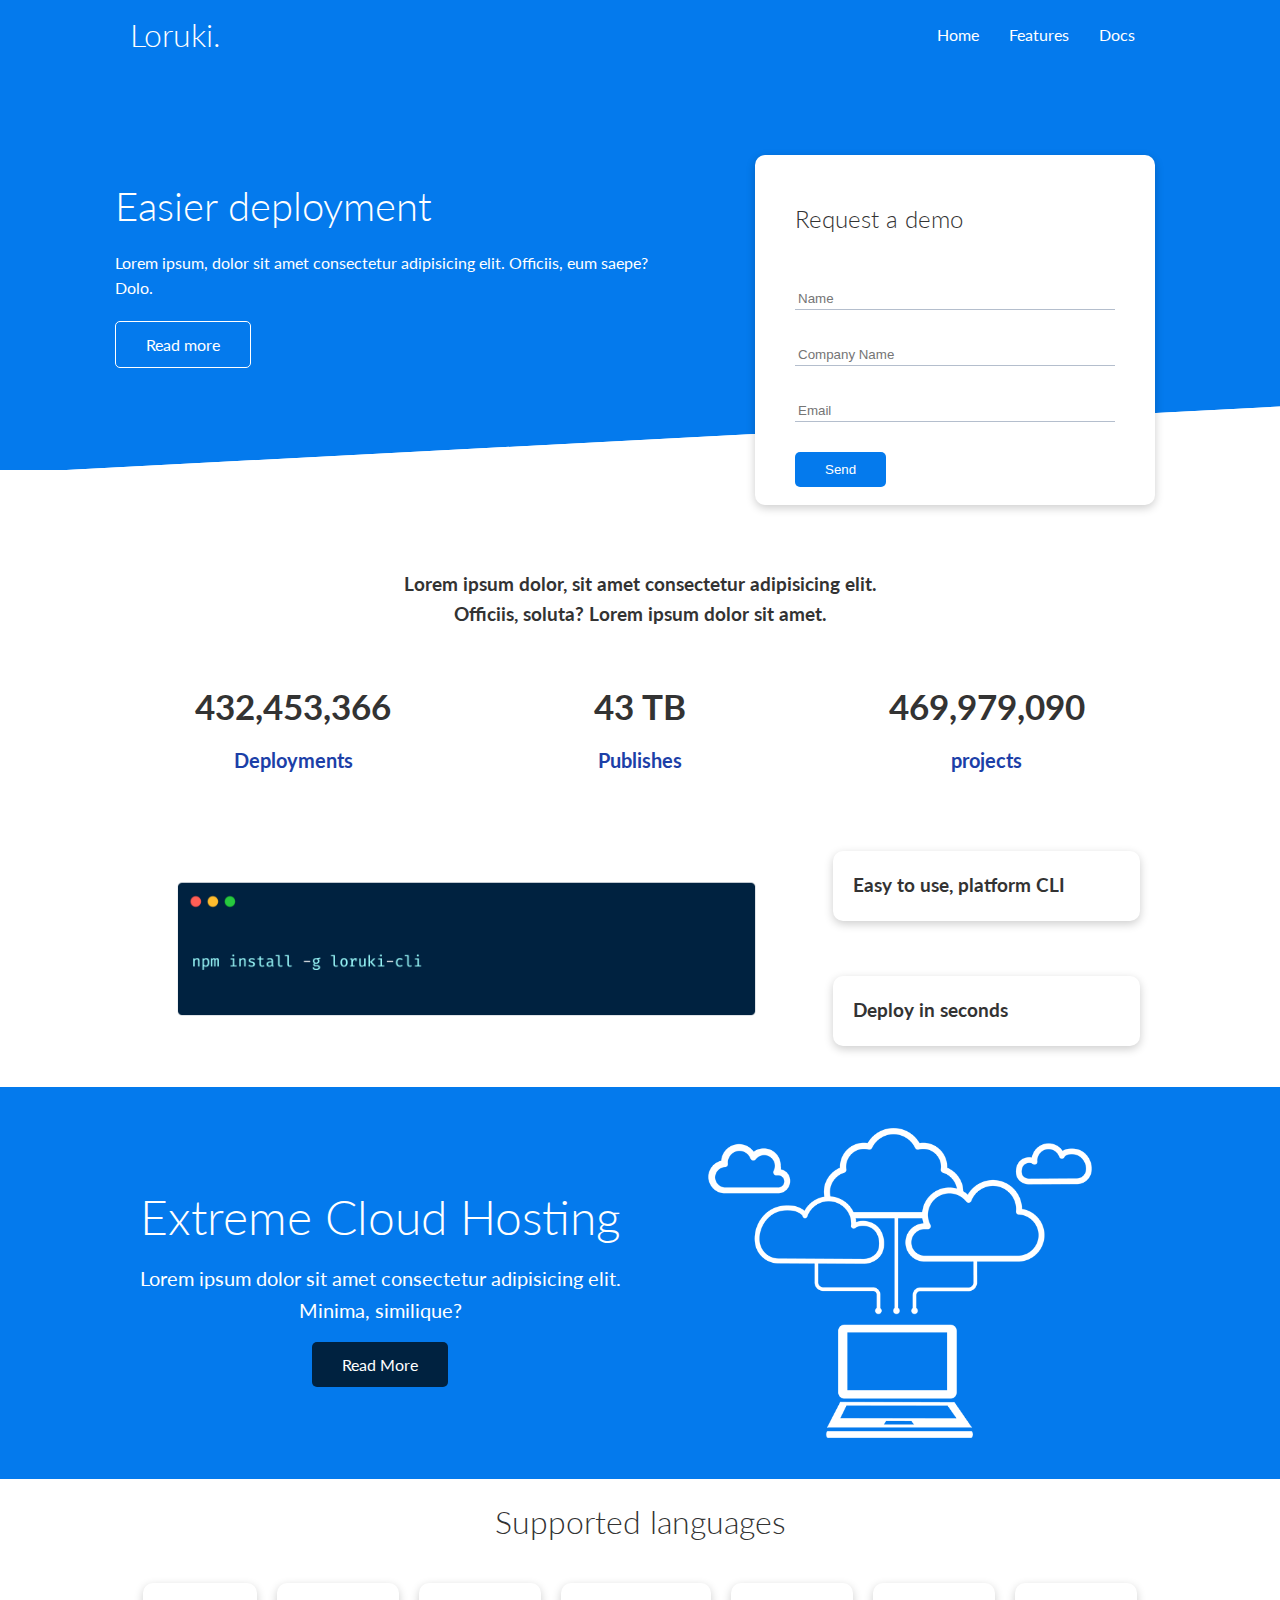
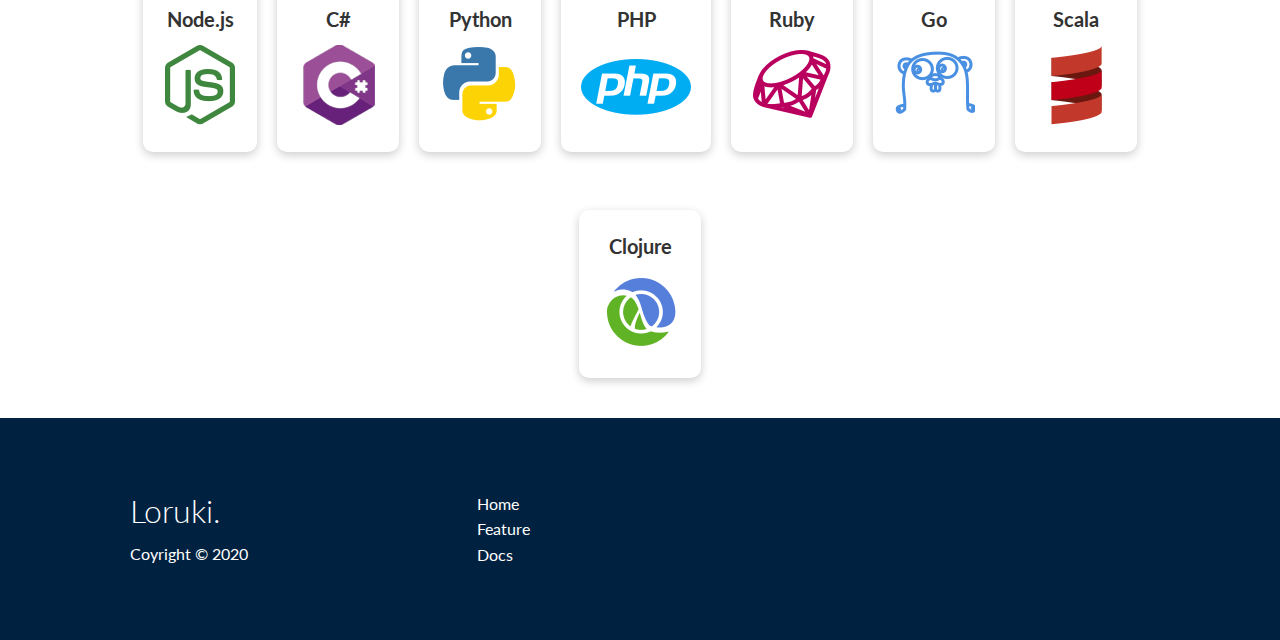
<file: index.html>
<!DOCTYPE html>
<html lang="en">
<head>
   <meta charset="UTF-8">
   <meta name="viewport" content="width=device-width, initial-scale=1.0">
   <title>Loruki | Web clouding</title>
   <link rel="stylesheet" href="css/utilities.css">
   <link rel="stylesheet" href="css/style.css">
   <link rel="stylesheet" href="https://cdnjs.cloudflare.com/ajax/libs/font-awesome/5.15.3/css/all.min.css" integrity="sha512-iBBXm8fW90+nuLcSKlbmrPcLa0OT92xO1BIsZ+ywDWZCvqsWgccV3gFoRBv0z+8dLJgyAHIhR35VZc2oM/gI1w==" crossorigin="anonymous" referrerpolicy="no-referrer" />
</head>
<body>
   <!-- Navbar -->
   <div class="navbar">
      <div class="container flex">
         <h1 class="logo">Loruki.</h1>
         <nav>
            <ul>
               <li>
                  <a href="index.html">Home</a>
               </li>
               <li>
                  <a href="features.html">Features</a>
               </li>
               <li>
                  <a href="docs.html">Docs</a>
               </li>
            </ul>
         </nav>
      </div>
   </div>

   <!-- Showcase -->
   <section class="showcase">
      <div class="container grid">
         <div class="showcase-text">
            <h1>Easier deployment</h1>
            <p>Lorem ipsum, dolor sit amet consectetur adipisicing elit. Officiis, eum saepe? Dolo.</p>
            <a href="features.html" class="btn btn-outline">Read more</a>
         </div>
         <div class="showcase-form card">
            <h2>Request a demo</h2>
            <form name="contact" method="POST" netlify-honeypot="bot-field" data-netlify="true">
               <input type="hidden" name="form-name" value="contact">
               <p class="hidden">
                  <label>Don’t fill this out if you’re human: <input name="bot-field" /></label>
                </p>

               <div class="form-control">
                  <input type="text" name="name" placeholder="Name" required>
               </div>
               <div class="form-control">
                  <input type="text" name="compant" placeholder="Company Name" required>
               </div>
               <div class="form-control">
                  <input type="email" name="email" placeholder="Email" required>
               </div>
              <input type="submit" value="Send" class="btn btn-primary">
            </form>
         </div>
      </div>
   </section>
<!-- stats -->

   <section class="stats">
      <div class="container">
         <h3 class="stats-heading text-center my-1">
            Lorem ipsum dolor, sit amet consectetur adipisicing elit. Officiis, soluta? Lorem ipsum dolor sit amet.
         </h3>
         <div class="grid grid-3 text-center my-4">
            <div>
               <i class="fas fa-server fa-3x"></i>
               <h3>432,453,366</h3>
               <p class="text-secondary">Deployments</p>
            </div>
            <div>
               <i class="fas fa-upload fa-3x"></i>
               <h3>43 TB</h3>
               <p class="text-secondary">Publishes</p>
            </div>
            <div>
               <i class="fas fa-project-diagram fa-3x"></i>
               <h3>469,979,090</h3>
               <p class="text-secondary">projects</p>
            </div>
         </div>
      </div>
   </section>

   <!-- cli -->
   <section class="cli">
      <div class="container grid">
         <img src="images/cli.png" alt="">
         <div class="card">
            <h3>Easy to use, platform CLI</h3>
         </div>
         <div class="card">
            <h3>Deploy in seconds</h3>
         </div>
      </div>
   </section>

   <!-- Cloud -->
   <section class="bg-primary cloud my-2 py-2">
      <div class="container grid">
         <div class="text-center">
            <h2 class="lg">Extreme Cloud Hosting</h2>
            <p class="lead my-1">Lorem ipsum dolor sit amet consectetur adipisicing elit. Minima, similique?</p>
            <a href="features.html" class="btn btn-dark">Read More</a>
         </div>
         <img src="images/cloud.png" alt="">
      </div>
   </section>

   <!-- Languages -->
   <section class="languages">
      <h2 class="md text-center my-2">Supported languages</h2>
      <div class="container flex">
         <div class="card">
            <h4>Node.js</h4>
            <img src="images/logos/node.png" alt="">
         </div>
         <div class="card">
            <h4>C#</h4>
            <img src="images/logos/csharp.png" alt="">
         </div>
         <div class="card">
            <h4>Python</h4>
            <img src="images/logos/python.png" alt="">
         </div>
         <div class="card">
            <h4>PHP</h4>
            <img src="images/logos/php.png" alt="">
         </div>
         <div class="card">
            <h4>Ruby</h4>
            <img src="images/logos/ruby.png" alt="">
         </div>
         <div class="card">
            <h4>Go</h4>
            <img src="images/logos/go.png" alt="">
         </div>
         <div class="card">
            <h4>Scala</h4>
            <img src="images/logos/scala.png" alt="">
         </div>
         <div class="card">
            <h4>Clojure</h4>
            <img src="images/logos/clojure.png" alt="">
         </div>
      </div>
   </section>

   <!-- Footer -->
   <footer class="footer bg-dark py-5">
      <div class="container grid-3 grid">
         <div>
            <h1>Loruki.</h1>
            <p>Coyright &copy; 2020</p>
         </div>
         <nav>
            <ul>
               <li><a href="index.html">Home</a></li>
               <li><a href="features.html">Feature</a></li>
               <li><a href="docs.html">Docs</a></li>
            </ul>
         </nav>
         <div class="social">
            <a href="#"><i class="fab fa-github fa-2x"></i></a>
            <a href="#"><i class="fab fa-facebook fa-2x"></i></a>
            <a href="#"><i class="fab fa-instagram fa-2x"></i></a>
            <a href="#"><i class="fab fa-twitter fa-2x"></i></a>
         </div>
      </div>
   </footer>




</body>
</html>
</file>
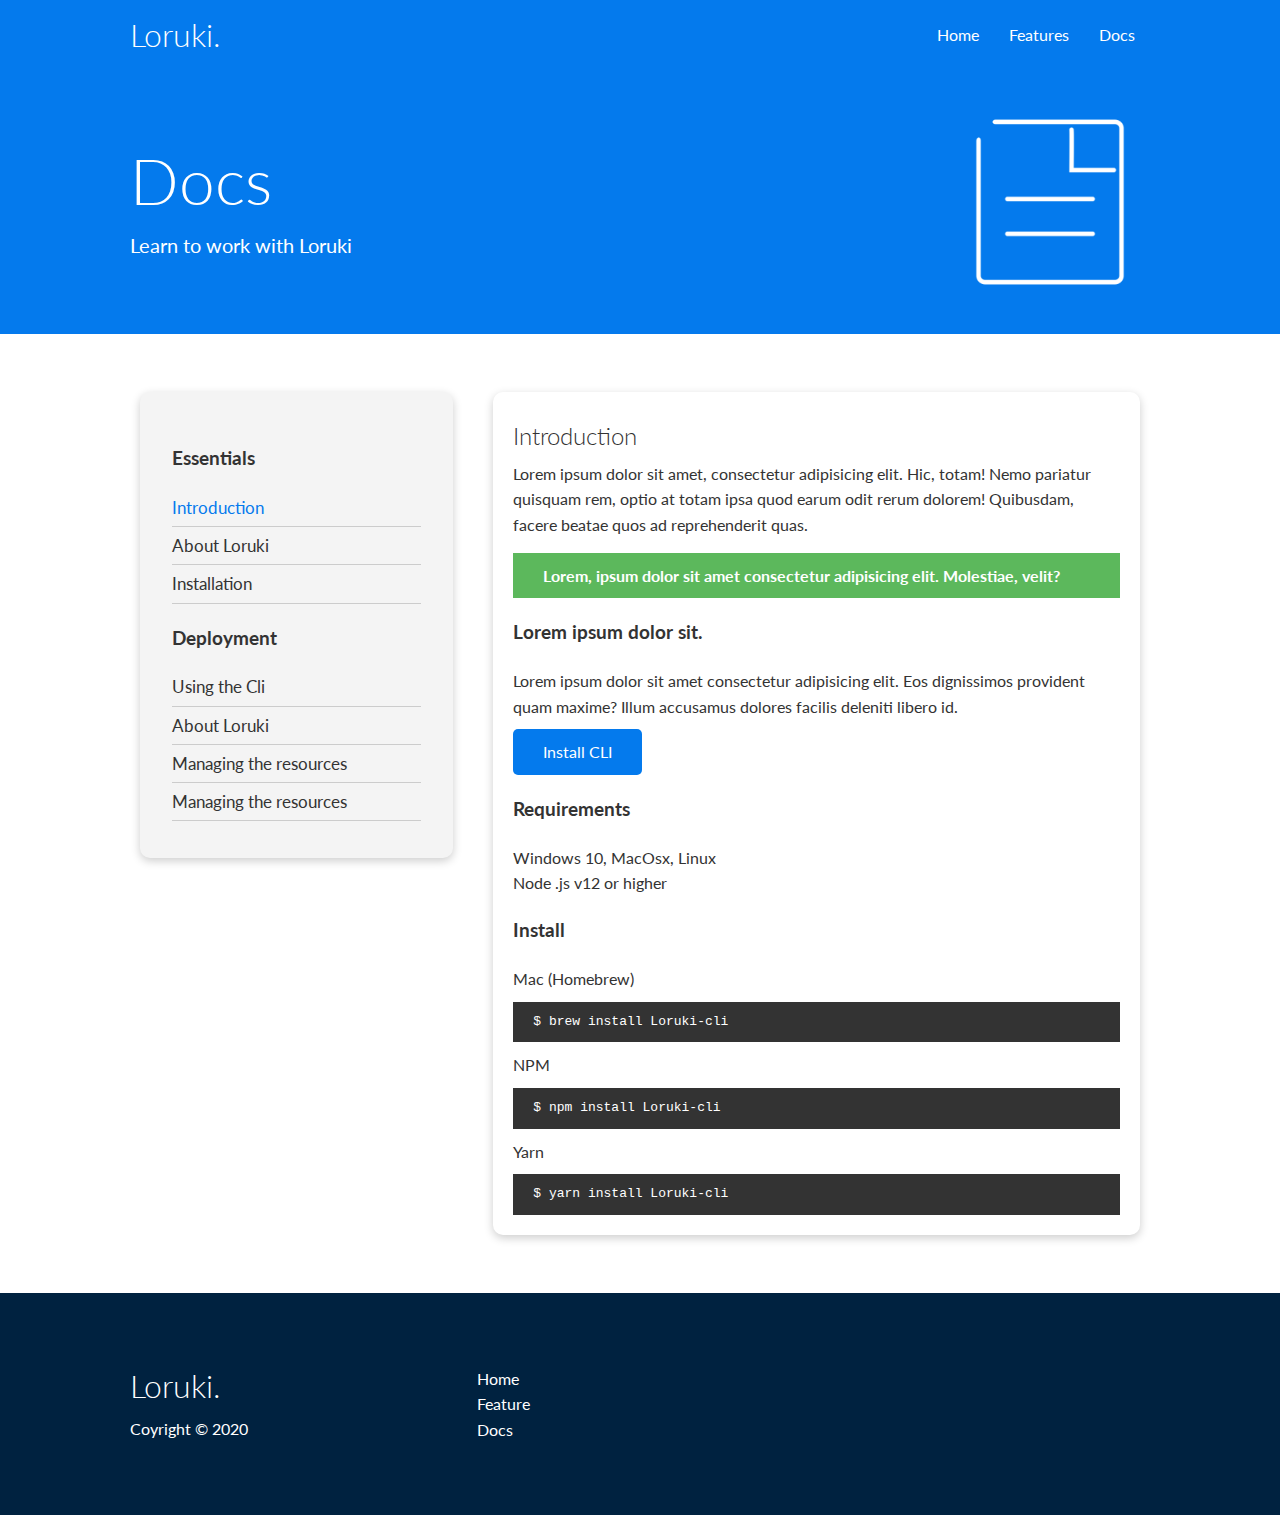
<file: docs.html>
<!DOCTYPE html>
<html lang="en">
<head>
   <meta charset="UTF-8">
   <meta name="viewport" content="width=device-width, initial-scale=1.0">
   <title>Loruki | Web clouding</title>
   <link rel="stylesheet" href="css/utilities.css">
   <link rel="stylesheet" href="css/style.css">
   <link rel="stylesheet" href="https://cdnjs.cloudflare.com/ajax/libs/font-awesome/5.15.3/css/all.min.css" integrity="sha512-iBBXm8fW90+nuLcSKlbmrPcLa0OT92xO1BIsZ+ywDWZCvqsWgccV3gFoRBv0z+8dLJgyAHIhR35VZc2oM/gI1w==" crossorigin="anonymous" referrerpolicy="no-referrer" />
</head>
<body>
   <!-- Navbar -->
   <div class="navbar">
      <div class="container flex">
         <h1 class="logo">Loruki.</h1>
         <nav>
            <ul>
               <li>
                  <a href="index.html">Home</a>
               </li>
               <li>
                  <a href="features.html">Features</a>
               </li>
               <li>
                  <a href="docs.html">Docs</a>
               </li>
            </ul>
         </nav>
      </div>
   </div>

 <!-- Head -->
<section class="docs-head bg-primary py-3">
   <div class="container grid">
      <div>
         <h1 class="xl">Docs</h1>
         <p class="lead">Learn to work with Loruki</p>
      </div>
  
      <img src="images/docs.png" alt="">
   </div>
</section>

<!-- Docs Main -->
<section class="docs-main my-4">
   <div class="container grid">
      <div class="card bg-light p-3">
         <h3 class="my-2">Essentials</h3>
         <nav>
            <ul>
               <li><a href="#" class="text-primary">Introduction</a></li>
               <li><a href="#">About Loruki</a></li>
               <li><a href="#">Installation</a></li>
            </ul>
         </nav>
         <h3 class="my-2">Deployment</h3>
         <nav>
            <ul>
               <li><a href="#">Using the Cli</a></li>
               <li><a href="#">About Loruki</a></li>
               <li><a href="#">Managing the resources</a></li>
               <li><a href="#">Managing the resources</a></li>
            </ul>
         </nav>
      </div>
      <div class="card">
         <h2>Introduction</h2>
         <p>Lorem ipsum dolor sit amet, consectetur adipisicing elit. Hic, totam! Nemo pariatur quisquam rem, optio at totam ipsa quod earum odit rerum dolorem! Quibusdam, facere beatae quos ad reprehenderit quas.</p>

         <div class="alert alert-success">
            <i class="fas fa-info"></i>
            Lorem, ipsum dolor sit amet consectetur adipisicing elit. Molestiae, velit?
         </div>

         <h3>Lorem ipsum dolor sit.</h3>
         <p>Lorem ipsum dolor sit amet consectetur adipisicing elit. Eos dignissimos provident quam maxime? Illum accusamus dolores facilis deleniti libero id.</p>
         <a href="#" class="btn btn-primary">Install CLI</a>

         <h3>Requirements</h3>
         <ul>
            <li>Windows 10, MacOsx, Linux</li>
            <li>Node .js v12 or higher</li>
         </ul>

         <h3>Install</h3>
         <p>Mac (Homebrew)</p>
         <pre><code>$ brew install Loruki-cli</code></pre>
         <p>NPM</p>
         <pre><code>$ npm install Loruki-cli</code></pre>
         <p>Yarn</p>
         <pre><code>$ yarn install Loruki-cli</code></pre>

      </div>
   </div>
</section>



   <!-- Footer -->
   <footer class="footer bg-dark py-5">
      <div class="container grid-3 grid">
         <div>
            <h1>Loruki.</h1>
            <p>Coyright &copy; 2020</p>
         </div>
         <nav>
            <ul>
               <li><a href="index.html">Home</a></li>
               <li><a href="features.html">Feature</a></li>
               <li><a href="docs.html">Docs</a></li>
            </ul>
         </nav>
         <div class="social">
            <a href="#"><i class="fab fa-github fa-2x"></i></a>
            <a href="#"><i class="fab fa-facebook fa-2x"></i></a>
            <a href="#"><i class="fab fa-instagram fa-2x"></i></a>
            <a href="#"><i class="fab fa-twitter fa-2x"></i></a>
         </div>
      </div>
   </footer>




</body>
</html>
</file>
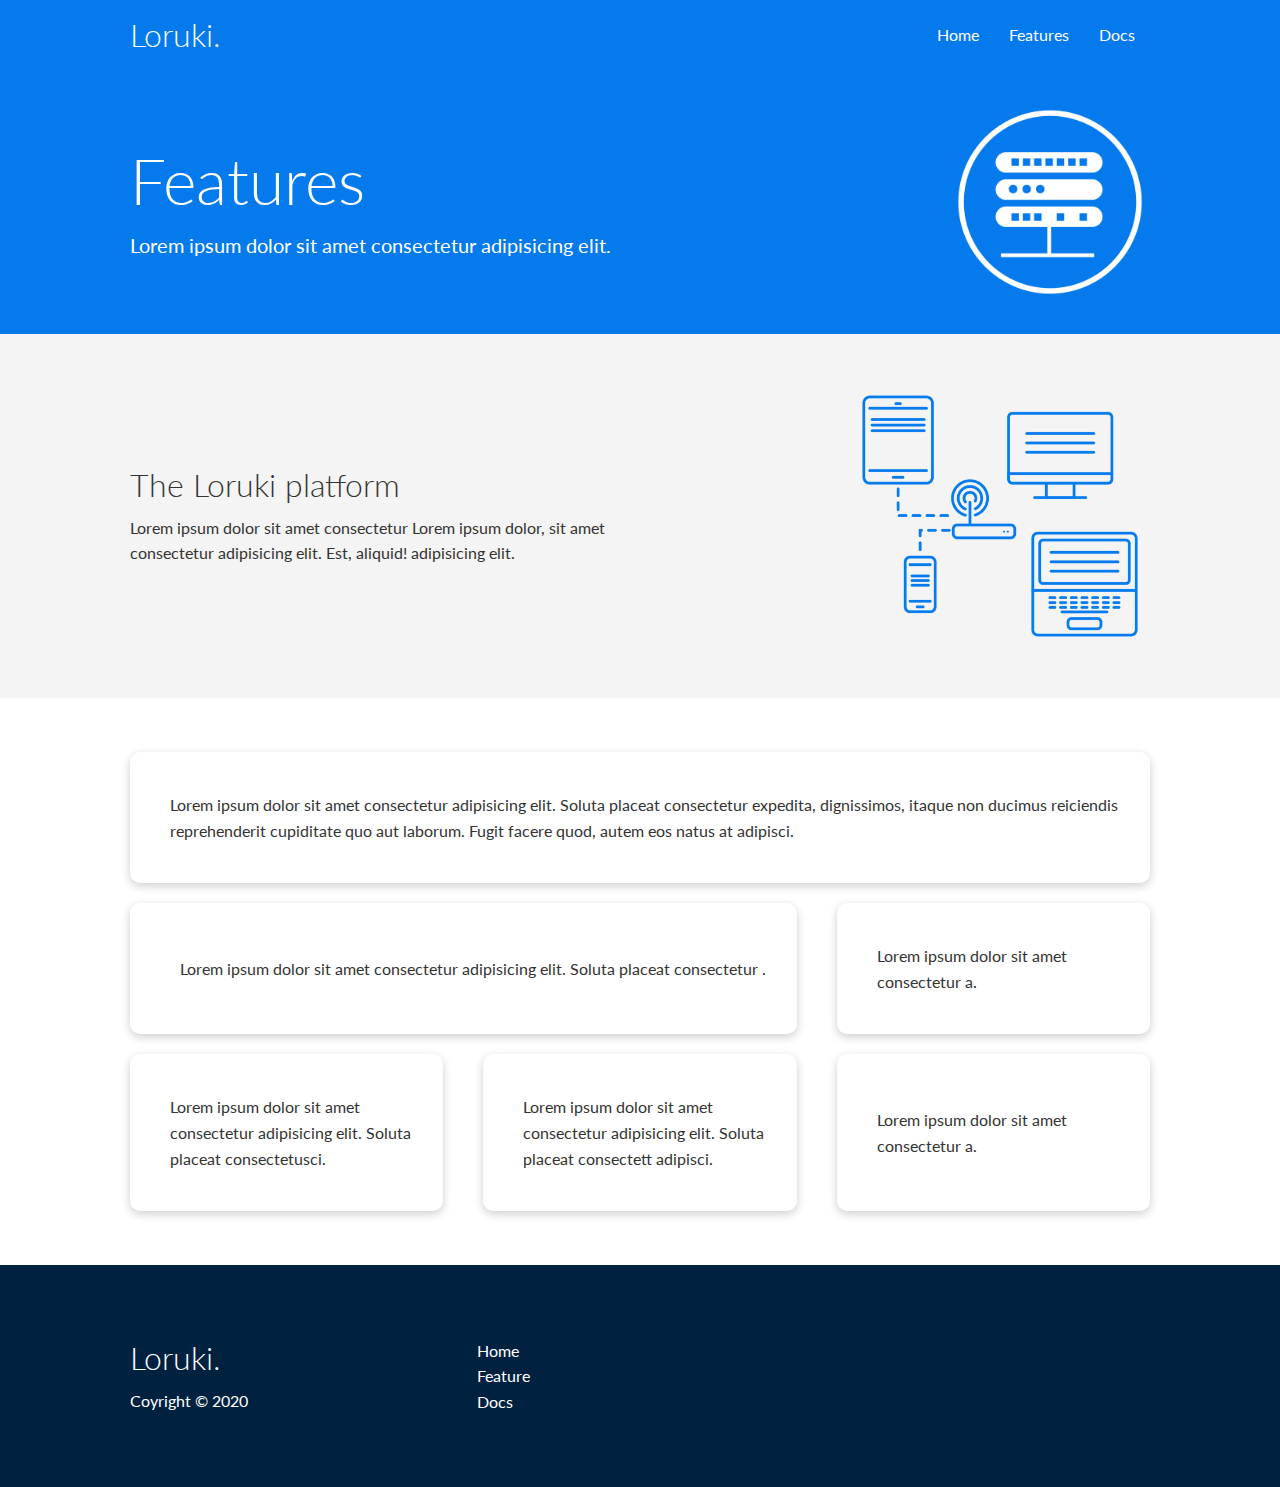
<file: features.html>
<!DOCTYPE html>
<html lang="en">
<head>
   <meta charset="UTF-8">
   <meta name="viewport" content="width=device-width, initial-scale=1.0">
   <title>Loruki | Web clouding</title>
   <link rel="stylesheet" href="css/utilities.css">
   <link rel="stylesheet" href="css/style.css">
   <link rel="stylesheet" href="https://cdnjs.cloudflare.com/ajax/libs/font-awesome/5.15.3/css/all.min.css" integrity="sha512-iBBXm8fW90+nuLcSKlbmrPcLa0OT92xO1BIsZ+ywDWZCvqsWgccV3gFoRBv0z+8dLJgyAHIhR35VZc2oM/gI1w==" crossorigin="anonymous" referrerpolicy="no-referrer" />
</head>
<body>
   <!-- Navbar -->
   <div class="navbar">
      <div class="container flex">
         <h1 class="logo">Loruki.</h1>
         <nav>
            <ul>
               <li>
                  <a href="index.html">Home</a>
               </li>
               <li>
                  <a href="features.html">Features</a>
               </li>
               <li>
                  <a href="docs.html">Docs</a>
               </li>
            </ul>
         </nav>
      </div>
   </div>

 <!-- Head -->
<section class="features-head bg-primary py-3">
   <div class="container grid">
      <div>
         <h1 class="xl">Features</h1>
         <p class="lead">Lorem ipsum dolor sit amet consectetur adipisicing elit.</p>
      </div>
  
      <img src="images/server.png" alt="">
   </div>
</section>

<!-- sub-head -->

<section class="features-sub-head bg-light py-3">
   <div class="container grid">
      <div>
         <h1 class="md">The Loruki platform</h1>
         <p>Lorem ipsum dolor sit amet consectetur Lorem ipsum dolor, sit amet consectetur adipisicing elit. Est, aliquid! adipisicing elit.</p>
      </div>
  
      <img src="images/server2.png" alt="">
   </div>
</section>

<section class="features-main my-2">
   <div class="container grid grid-3">
      <div class="card flex">
         <i class="fas fa-server fa-3x"></i>
         <p>Lorem ipsum dolor sit amet consectetur adipisicing elit. Soluta placeat consectetur expedita, dignissimos, itaque non ducimus reiciendis reprehenderit cupiditate quo aut laborum. Fugit facere quod, autem eos natus at adipisci.</p>
      </div>
      <div class="card flex">
         <i class="fas fa-database fa-3x"></i>
         <p>Lorem ipsum dolor sit amet consectetur adipisicing elit. Soluta placeat consectetur .</p>
      </div>
      <div class="card flex">
         <i class="fas fa-power-off fa-3x"></i>
         <p>Lorem ipsum dolor sit amet consectetur a.</p>
      </div>
      <div class="card flex">
         <i class="fas fa-upload fa-3x"></i>
         <p>Lorem ipsum dolor sit amet consectetur adipisicing elit. Soluta placeat consectetusci.</p>
      </div>
      <div class="card flex">
         <i class="fas fa-server fa-3x"></i>
         <p>Lorem ipsum dolor sit amet consectetur adipisicing elit. Soluta placeat consectett adipisci.</p>
      </div>
      <div class="card flex">
         <i class="fas fa-power-off fa-3x"></i>
         <p>Lorem ipsum dolor sit amet consectetur a.</p>
      </div>
   </div>
</section>



   <!-- Footer -->
   <footer class="footer bg-dark py-5">
      <div class="container grid-3 grid">
         <div>
            <h1>Loruki.</h1>
            <p>Coyright &copy; 2020</p>
         </div>
         <nav>
            <ul>
               <li><a href="index.html">Home</a></li>
               <li><a href="features.html">Feature</a></li>
               <li><a href="docs.html">Docs</a></li>
            </ul>
         </nav>
         <div class="social">
            <a href="#"><i class="fab fa-github fa-2x"></i></a>
            <a href="#"><i class="fab fa-facebook fa-2x"></i></a>
            <a href="#"><i class="fab fa-instagram fa-2x"></i></a>
            <a href="#"><i class="fab fa-twitter fa-2x"></i></a>
         </div>
      </div>
   </footer>




</body>
</html>
</file>
<file: css/utilities.css>
/* Utilities */
.container {
  max-width: 1100px;
  margin: 0 auto;
  padding: 0 40px;
  overflow: auto;
}
.card {
  background-color: #fff;
  color: #333;
  border-radius: 10px;
  padding: 20px;
  margin: 10px;
  box-shadow: 0 3px 10px rgba(0, 0, 0, 0.2);
}
.btn {
  cursor: pointer;
  padding: 10px 30px;
  border: none;
  background-color: var(--primary-color);
  color: #fff;
  border-radius: 5px;
  display: inline-block;
}
.btn:hover {
  transform: scale(0.98);
}

/* Background and colored button */
.bg-primary,
.btn-primary {
  background-color: var(--primary-color);
  color: #fff;
}
.bg-secondary,
.btn-secondary {
  background-color: var(--secondary-color);
  color: #fff;
}
.bg-dark,
.btn-dark {
  background-color: var(--dark-color);
  color: #fff;
}
.bg-light,
.btn-light {
  background-color: var(--light-color);
  color: #333;
}

/* text */
.text-primary {
  color: var(--primary-color);
}
.text-secondary {
  color: var(--secondary-color);
}
.text-dark {
  color: var(--dark-color);
}
.text-light {
  color: var(--light-color);
}

.bg-primary a,
.btn-primary a,
.bg-secondary a,
.btn-secondary a,
.bg-dark a,
.btn-dark a,
.btn-light a {
  color: #fff;
}

/* Font sizes */

.lead {
  font-size: 20px;
}
.sm {
  font-size: 1rem;
}
.md {
  font-size: 2rem;
}
.lg {
  font-size: 3rem;
}
.xl {
  font-size: 4rem;
}

.text-center {
  text-align: center;
}

/* Alert */
.alert {
  background-color: var(--light-color);
  padding: 10px 20px;
  margin: 15px 0;
  font-weight: bold;
}
.alert i {
  margin-right: 10px;
}
.alert-success {
  background-color: var(--success-color);
  color: #fff;
}
.alert-error {
  background-color: var(--error-color);
  color: #fff;
}

.btn-outline {
  background-color: transparent;
  border: 1px solid #fff;
}
.flex {
  display: flex;
  justify-content: center;
  align-items: center;
  height: 100%;
}
.grid {
  overflow: visible;
  display: grid;
  grid-template-columns: repeat(2, 1fr);
  gap: 20px;
  justify-content: center;
  align-items: center;
  height: 100%;
}
.grid-3 {
  grid-template-columns: repeat(3, 1fr);
}

/* Margins  */

.my-1 {
  margin: 1rem 0;
}
.my-2 {
  margin: 1.5rem 0;
}
.my-3 {
  margin: 2rem 0;
}
.my-4 {
  margin: 3rem 0;
}
.my-5 {
  margin: 4rem 0;
}
.m-1 {
  margin: 1rem;
}
.m-2 {
  margin: 1.5rem;
}
.m-3 {
  margin: 2rem;
}
.m-4 {
  margin: 3rem;
}
.m-5 {
  margin: 4rem;
}

/* padding */

.py-1 {
  padding: 1rem 0;
}
.py-2 {
  padding: 1.5rem 0;
}
.py-3 {
  padding: 2rem 0;
}
.py-4 {
  padding: 3rem 0;
}
.py-5 {
  padding: 4rem 0;
}
.p-1 {
  padding: 1rem;
}
.p-2 {
  padding: 1.5rem;
}
.p-3 {
  padding: 2rem;
}
.p-4 {
  padding: 3rem;
}
.p-5 {
  padding: 4rem;
}
</file>
<file: css/style.css>
@import url("https://fonts.googleapis.com/css2?family=Lato:wght@300&display=swap");
:root {
  --primary-color: #047aed;
  --secondary-color: #1c3fa8;
  --dark-color: #002240;
  --light-color: #f4f4f4;
  --success-color: #5cb85c;
  --error-color: #d9534f;
}

* {
  box-sizing: border-box;
  margin: 0;
  padding: 0;
}
body {
  font-family: "Lato", sans-serif;
  color: #333;
  line-height: 1.6;
}
a {
  text-decoration: none;
  color: #333;
}
p {
  margin: 10px 0;
}
img {
  width: 100%;
}
h1,
h2 {
  margin: 10px 0;
  font-weight: 300;
  line-height: 1.2;
}
ul {
  list-style-type: none;
}
code,
pre {
  background-color: #333;
  color: #fff;
  padding: 10px;
}

/* Navbar */

.navbar .flex {
  justify-content: space-between;
}

.navbar {
  background-color: var(--primary-color);

  height: 70px;
  color: #fff;
}
.navbar ul {
  display: flex;
}
.navbar a {
  color: white;

  padding: 10px;
  margin: 0 5px;
}
.navbar ul li a:hover {
  border-bottom: 2px solid #fff;
}

/* Showcase */
.showcase {
  height: 400px;
  background-color: var(--primary-color);
  color: white;
  position: relative;
}
.showcase h1 {
  font-size: 40px;
}
.showcase p {
  margin: 20px 0;
}
.showcase .grid {
  grid-template-columns: 55% 45%;
  gap: 30px;
}
.showcase-text {
  animation: slideInFromLeft 1s ease-in;
}
.showcase-form {
  position: relative;
  height: 350px;
  top: 60px;
  width: 400px;
  padding: 40px;
  z-index: 100;
  justify-self: flex-end;
  animation: slideInFromRight 1s ease-in;
}
.showcase .form-control {
  margin: 30px 0;
}
.form-control input[type="text"],
.form-control input[type="email"] {
  width: 100%;
  border: none;
  border-bottom: 1px solid #b4becd;
  font: 16px;
  padding: 3px;
  outline: none;
}
.showcase::before,
.showcase::after {
  content: "";
  position: absolute;
  height: 100px;
  background-color: #fff;
  bottom: -70px;
  right: 0;
  left: 0;
  transform: skewY(-3deg);
  -webkit-transform: skewY(-3deg);
  -moz-transform: skewY(-3deg);
  -ms-transform: skewY(-3deg);
}
/* Stats */

.stats {
  padding-top: 100px;
  animation: slideInFromBottom 1s ease-in;
}
.stats-heading {
  max-width: 500px;
  margin: 0 auto;
}
.stats .grid h3 {
  font-size: 35px;
}
.stats .grid p {
  font-size: 20px;
  font-weight: bold;
}

/* Cli */
.cli .grid {
  grid-template-columns: repeat(3, 1fr);
  grid-template-rows: repeat(2, 1fr);
}
.cli .grid > *:first-child {
  grid-column: 1 / span 2;
  grid-row: 1 / span 2;
}

/* cloud */
.cloud {
  grid-template-columns: 4fr 3fr;
}

/* Languages */
.languages .flex {
  flex-wrap: wrap;
}
.languages .card {
  margin: 18px 10px 40px;
  text-align: center;
  transition: transform 0.2s ease-in;
}
.languages .card h4 {
  font-size: 20px;
  margin-bottom: 10px;
}
.languages .card:hover {
  transform: translateY(-15px);
}

/* Features */
.features-head img,
.docs-head img {
  width: 200px;
  justify-self: flex-end;
}
.features-sub-head img {
  width: 300px;
  justify-self: flex-end;
}

.features-main .card i {
  margin-right: 20px;
}
.features-main .grid {
  padding: 30px;
}
.features-main .grid > *:first-child {
  grid-column: 1 / span 3;
}
.features-main .grid > *:nth-child(2) {
  grid-column: 1 / span 2;
}

/* Docs */
.docs-main h3 {
  margin: 20px 0;
}
.docs-main .grid {
  grid-template-columns: 1fr 2fr;
  align-items: flex-start;
}
.docs-main nav li {
  font-size: 17px;
  padding-bottom: 5px;
  margin-bottom: 5px;
  border-bottom: 1px solid #ccc;
}
.docs-main a:hover {
  font-weight: bold;
}
.hidden {
  visibility: hidden;
  height: 0;
}

/* footer */
.footer .social a {
  margin: 0 10px;
}

/* Animations */

@keyframes slideInFromLeft {
  0% {
    transform: translateX(-100%);
  }
  100% {
    transform: translateX(0);
  }
}
@keyframes slideInFromRight {
  0% {
    transform: translateX(100%);
  }
  100% {
    transform: translateX(0);
  }
}
@keyframes slideInFromTop {
  0% {
    transform: translateY(-100%);
  }
  100% {
    transform: translateX(0);
  }
}
@keyframes slideInFromBottom {
  0% {
    transform: translateY(100%);
  }
  100% {
    transform: translateX(0);
  }
}

/* tablet and under */
@media (max-width: 760px) {
  .grid,
  .showcase .grid,
  .cli .grid,
  .stats .grid,
  .cloud .grid,
  .features-main .grid,
  .docs-main .grid {
    grid-template-columns: 1fr;
    grid-template-rows: 1fr;
  }
  .showcase {
    height: auto;
  }
  .showcase-text {
    text-align: center;
    margin-top: 40px;
    animation: slideInFromTop 1s ease-in;
  }
  .showcase-form {
    justify-self: center;
    margin: auto;
    animation: slideInFromBottom 1s ease-in;
  }
  .cli .grid > *:first-child {
    grid-column: 1;
    grid-row: 1;
  }
  .features-head,
  .features-sub-head,
  .docs-head {
    text-align: center;
  }
  .features-head img,
  .features-sub-head img,
  .docs-head img {
    justify-self: center;
  }
  .features-main .grid > *:first-child,
  .features-main .grid > *:nth-child(2) {
    grid-column: 1;
  }
}

/* Mobile */
@media (max-width: 500px) {
  .navbar {
    height: 110px;
  }
  .navbar .flex {
    flex-direction: column;
  }
  .navbar ul {
    padding: 10px;
    background-color: rgba(0, 0, 0, 0.1);
  }
}
</file>
